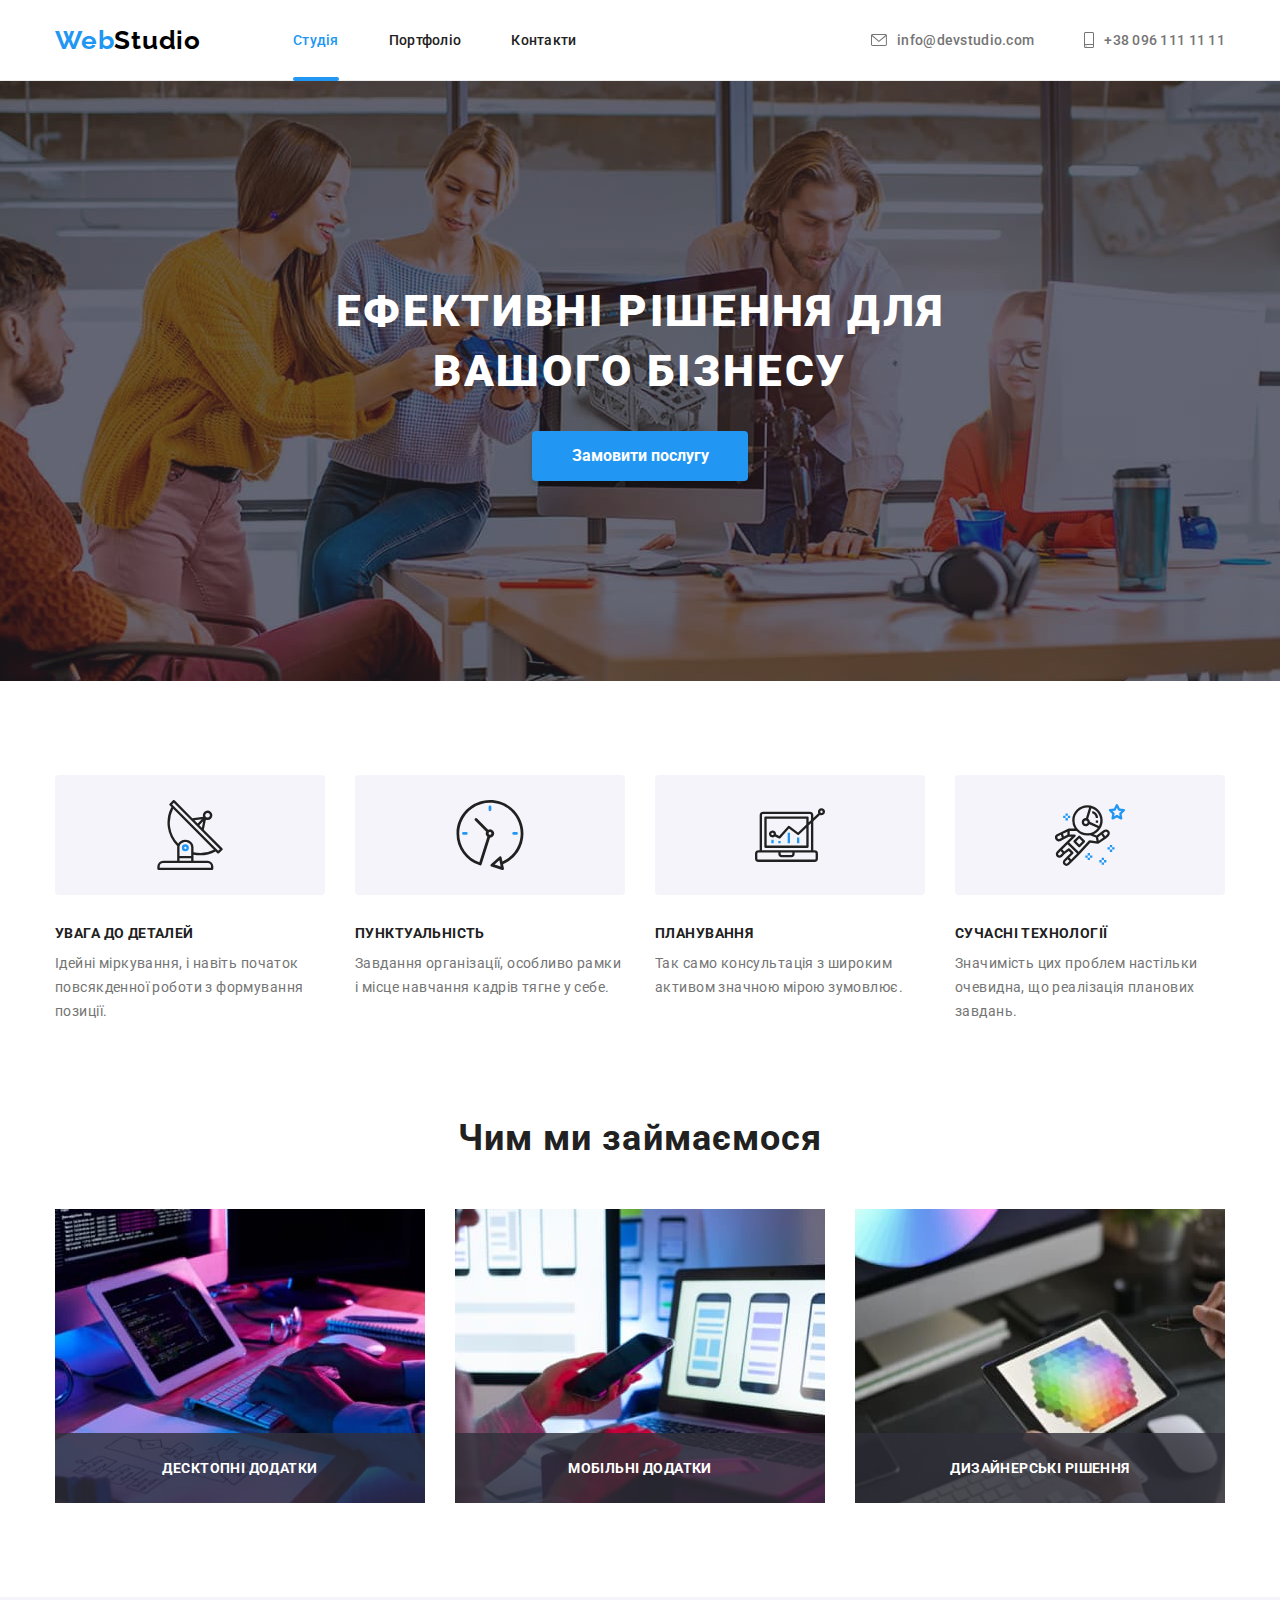
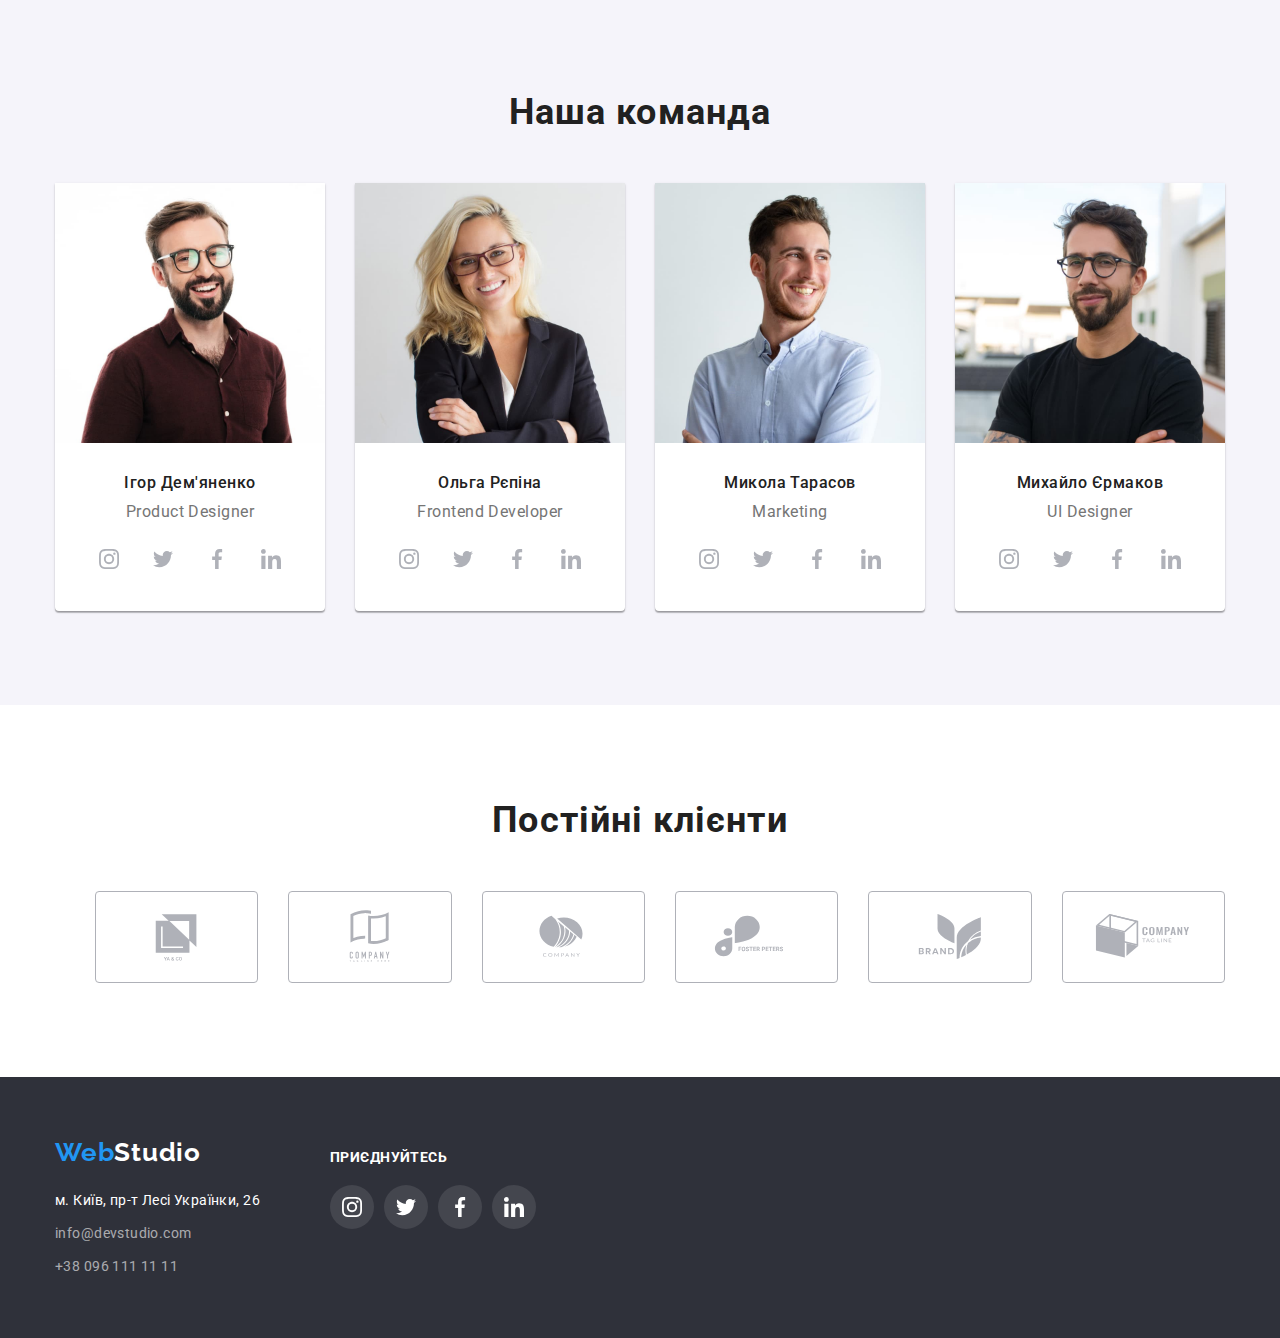
<file: index.html>
<!DOCTYPE html>
<html lang="uk">
  <head>
    <meta charset="UTF-8" />
    <meta http-equiv="X-UA-Compatible" content="IE=edge" />
    <meta name="viewport" content="width=device-width, initial-scale=1.0" />
    <link
      rel="stylesheet"
      href="https://cdnjs.cloudflare.com/ajax/libs/modern-normalize/1.1.0/modern-normalize.min.css
"
    />
    <link rel="stylesheet" href="./css/styles.css" />
    <link rel="preconnect" href="https://fonts.googleapis.com" />
    <link rel="preconnect" href="https://fonts.gstatic.com" crossorigin />
    <link
      href="https://fonts.googleapis.com/css2?family=Raleway:wght@700&family=Roboto:wght@400;500;700;900&display=swap"
      rel="stylesheet"
    />
    <title>Студія</title>
  </head>
  <body class="main">
    <!-- Шапка сайту -->
    <header class="header">
      <div class="container header-container">
        <nav class="nav">
          <a href="" class="logo"><span class="web">Web</span>Studio</a>
          <ul class="nav-list">
            <li class="nav-item">
              <a href="./index.html" class="nav-link current">Студія</a>
            </li>
            <li class="nav-item">
              <a href="./portfolio.html" class="nav-link">Портфоліо</a>
            </li>
            <li class="nav-item"><a href="" class="nav-link">Контакти</a></li>
          </ul>
        </nav>
        <ul class="header-list">
          <li class="header-item">
            <a href="mailto:info@devstudio.com" class="header-link"
              ><svg width="16px" height="12px" class="header-icon">
                <use href="./images/icons.svg#mail">
                </use></svg>info@devstudio.com</a
            >
          </li>
          <li class="header-item">
            <a href="tel:+380961111111" class="header-link"
              ><svg width="10px" height="16px" class="header-icon">
                <use href="./images/icons.svg#phone"></use></svg>+38 096 111 11 11</a
            >
          </li>
        </ul>
      </div>
    </header>
    <!-- Основний контент -->
    <main>
      <!--Вступне відео-->
      <section class="hero">
        <div class="container">
          <h1 class="hero-title">Ефективні рішення для вашого бізнесу</h1>
          <button type="button" class="hero-btn" data-modal-open>Замовити послугу</button>
        </div>
      </section>
      <!--Перелік гарних рис-->
      <section class="ideology section">
        <div class="container ideo-container">
          <h2 class="visually-hidden">Яка наша ідеологія</h2>
          <ul class="ideology-list">
            <li class="ideology-item">
              <div class="icon-container">
                <svg width="70" height="70" class="ideo-icon">
                  <use href="./images/icons.svg#antenna"></use>
                </svg>
              </div>
              <h3 class="caution">Увага до деталей</h3>
              <p class="ideology-text">
                Ідейні міркування, і навіть початок повсякденної роботи з
                формування позиції.
              </p>
            </li>
            <li class="ideology-item">
              <div class="icon-container">
                <svg width="70" height="70" class="ideo-icon">
                  <use href="./images/icons.svg#clock"></use>
                </svg>
              </div>
              <h3 class="caution">Пунктуальність</h3>
              <p class="ideology-text">
                Завдання організації, особливо рамки і місце навчання кадрів
                тягне у себе.
              </p>
            </li>
            <li class="ideology-item">
              <div class="icon-container">
                <svg width="70" height="70" class="ideo-icon">
                  <use href="./images/icons.svg#diagram"></use>
                </svg>
              </div>

              <h3 class="caution">Планування</h3>
              <p class="ideology-text">
                Так само консультація з широким активом значною мірою зумовлює.
              </p>
            </li>
            <li class="ideology-item">
              <div class="icon-container">
                <svg width="70" height="70" class="ideo-icon">
                  <use href="./images/icons.svg#astronaut"></use>
                </svg>
              </div>

              <h3 class="caution">Сучасні технології</h3>
              <p class="ideology-text">
                Значимість цих проблем настільки очевидна, що реалізація
                планових завдань.
              </p>
            </li>
          </ul>
        </div>
      </section>
      <!--Картинки чим займаємося-->
      <section class="images section">
        <div class="container images-container">
          <h2 class="title">Чим ми займаємося</h2>
          <ul class="images-list">
            <li class="images-item">
              <div class="thumb-images">
              <img
                src="./images/box1.jpg"
                alt="Верстка на комп'ютері"
                width="370"
                class="image"
              />
              <div class="images-overlay"><p class="images-text">Десктопні додатки</p></div>
              </div>
            </li>
            <li>
              <div class="thumb-images">
              <img
                src="./images/box2.jpg"
                alt="Мобільні додатки"
                width="370"
                class="image"
              />
              <div class="images-overlay"><p class="images-text">Мобільні додатки</p></div>
              </div>
            </li>
            <li>
              <div class="thumb-images">
              <img
                src="./images/box3.jpg"
                alt="Дизайнерські рішення"
                width="370"
                class="image"
              />
              <div class="images-overlay"><p class="images-text">Дизайнерські рішення</p></div>
              </div>
            </li>
          </ul>
        </div>
      </section>
      <!--Люди в команді-->
      <section class="team section">
        <div class="container team-container">
          <h2 class="title">Наша команда</h2>
          <ul class="team-list">
            <li class="team-item">
              <img
                src="./images/man1.jpg"
                alt=""
                width="270"
                height="260"
                class="team-img"
              />
              <div class="team-block">
                <h3 class="team-name">Ігор Дем'яненко</h3>
                <p class="team-text">Product Designer</p>
                <!-- ІКОНКИ -->
                <ul class="icon-list">
                  <li class="icon-item">
                    <a
                      href="https://www.instagram.com/"
                      rel="noreferrer nooppener nofollow"
                      target="_blank"
                      class="team-link"
                    >
                      <svg class="team-icon" width="20" height="20">
                        <use href="./images/icons.svg#instagram"></use>
                      </svg>
                    </a>
                  </li>
                  <li class="icon-item">
                    <a
                      href="https://twitter.com/?lang=ru"
                      rel="noreferrer nooppener nofollow"
                      target="_blank"
                      class="team-link"
                    >
                      <svg class="team-icon" width="20" height="20">
                        <use href="./images/icons.svg#twitter"></use>
                      </svg>
                    </a>
                  </li>
                  <li class="icon-item">
                    <a
                      href="https://m.facebook.com/login/?locale2=ru_RU"
                      rel="noreferrer nooppener nofollow"
                      target="_blank"
                      class="team-link"
                    >
                      <svg class="team-icon" width="20" height="20">
                        <use href="./images/icons.svg#facebook"></use>
                      </svg>
                    </a>
                  </li>
                  <li class="icon-item">
                    <a
                      href="https://ua.linkedin.com/"
                      rel="noreferrer nooppener nofollow"
                      target="_blank"
                      class="team-link"
                    >
                      <svg class="team-icon" width="20" height="20">
                        <use href="./images/icons.svg#linkedin"></use>
                      </svg>
                    </a>
                  </li>
                </ul>
              </div>
            </li>
            <li class="team-item">
              <img
                src="./images/women1.jpg"
                alt=""
                width="270"
                height="260"
                class="team-img"
              />
              <div class="team-block">
                <h3 class="team-name">Ольга Рєпіна</h3>
                <p class="team-text">Frontend Developer</p>
                <!-- ІКОНКИ -->
                <ul class="icon-list">
                  <li class="icon-item">
                    <a
                      href="https://www.instagram.com/"
                      rel="noreferrer nooppener nofollow"
                      target="_blank"
                      class="team-link"
                    >
                      <svg class="team-icon" width="20" height="20">
                        <use href="./images/icons.svg#instagram"></use>
                      </svg>
                    </a>
                  </li>
                  <li class="icon-item">
                    <a
                      href="https://twitter.com/?lang=ru"
                      rel="noreferrer nooppener nofollow"
                      target="_blank"
                      class="team-link"
                    >
                      <svg class="team-icon" width="20" height="20">
                        <use href="./images/icons.svg#twitter"></use>
                      </svg>
                    </a>
                  </li>
                  <li class="icon-item">
                    <a
                      href="https://m.facebook.com/login/?locale2=ru_RU"
                      rel="noreferrer nooppener nofollow"
                      target="_blank"
                      class="team-link"
                    >
                      <svg class="team-icon" width="20" height="20">
                        <use href="./images/icons.svg#facebook"></use>
                      </svg>
                    </a>
                  </li>
                  <li class="icon-item">
                    <a
                      href="https://ua.linkedin.com/"
                      rel="noreferrer nooppener nofollow"
                      target="_blank"
                      class="team-link"
                    >
                      <svg class="team-icon" width="20" height="20">
                        <use href="./images/icons.svg#linkedin"></use>
                      </svg>
                    </a>
                  </li>
                </ul>
              </div>
            </li>
            <li class="team-item">
              <img
                src="./images/man2.jpg"
                alt=""
                width="270"
                height="260"
                class="teamteam-img"
              />
              <div class="team-block">
                <h3 class="team-name">Микола Тарасов</h3>
                <p class="team-text">Marketing</p>
                <!-- ІКОНКИ -->
                <ul class="icon-list">
                  <li class="icon-item">
                    <a
                      href="https://www.instagram.com/"
                      rel="noreferrer nooppener nofollow"
                      target="_blank"
                      class="team-link"
                    >
                      <svg class="team-icon" width="20" height="20">
                        <use href="./images/icons.svg#instagram"></use>
                      </svg>
                    </a>
                  </li>
                  <li class="icon-item">
                    <a
                      href="https://twitter.com/?lang=ru"
                      rel="noreferrer nooppener nofollow"
                      target="_blank"
                      class="team-link"
                    >
                      <svg class="team-icon" width="20" height="20">
                        <use href="./images/icons.svg#twitter"></use>
                      </svg>
                    </a>
                  </li>
                  <li class="icon-item">
                    <a
                      href="https://m.facebook.com/login/?locale2=ru_RU"
                      rel="noreferrer nooppener nofollow"
                      target="_blank"
                      class="team-link"
                    >
                      <svg class="team-icon" width="20" height="20">
                        <use href="./images/icons.svg#facebook"></use>
                      </svg>
                    </a>
                  </li>
                  <li class="icon-item">
                    <a
                      href="https://ua.linkedin.com/"
                      rel="noreferrer nooppener nofollow"
                      target="_blank"
                      class="team-link"
                    >
                      <svg class="team-icon" width="20" height="20">
                        <use href="./images/icons.svg#linkedin"></use>
                      </svg>
                    </a>
                  </li>
                </ul>
              </div>
            </li>
            <li class="team-item">
              <img src="./images/man3.jpg" alt="" width="270" height="260" />
              <div class="team-block">
                <h3 class="team-name">Михайло Єрмаков</h3>
                <p class="team-text">UI Designer</p>
                <!-- ІКОНКИ -->
                <ul class="icon-list">
                  <li class="icon-item">
                    <a
                      href="https://www.instagram.com/"
                      rel="noreferrer nooppener nofollow"
                      target="_blank"
                      class="team-link"
                    >
                      <svg class="team-icon" width="20" height="20">
                        <use href="./images/icons.svg#instagram"></use>
                      </svg>
                    </a>
                  </li>
                  <li class="icon-item">
                    <a
                      href="https://twitter.com/?lang=ru"
                      rel="noreferrer nooppener nofollow"
                      target="_blank"
                      class="team-link"
                    >
                      <svg class="team-icon" width="20" height="20">
                        <use href="./images/icons.svg#twitter"></use>
                      </svg>
                    </a>
                  </li>
                  <li class="icon-item">
                    <a
                      href="https://m.facebook.com/login/?locale2=ru_RU"
                      rel="noreferrer nooppener nofollow"
                      target="_blank"
                      class="team-link"
                    >
                      <svg class="team-icon" width="20" height="20">
                        <use href="./images/icons.svg#facebook"></use>
                      </svg>
                    </a>
                  </li>
                  <li class="icon-item">
                    <a
                      href="https://ua.linkedin.com/"
                      rel="noreferrer nooppener nofollow"
                      target="_blank"
                      class="team-link"
                    >
                      <svg class="team-icon" width="20" height="20">
                        <use href="./images/icons.svg#linkedin"></use>
                      </svg>
                    </a>
                  </li>
                </ul>
              </div>
            </li>
          </ul>
        </div>
      </section>
      <!-- Постійні клієнти -->
      <section class="section">
        <div class="container">
          <h2 class="title">Постійні клієнти</h2>
          <ul class="clients-list">
            <li class="clients-item">
              <a href="" class="clients-link">
                <svg width="106" height="60">
                  <use href="./images/icons.svg#logo-1"></use>
                </svg>
              </a>
            </li>
            <li class="clients-item">
              <a href="" class="clients-link">
                <svg width="106" height="60">
                  <use href="./images/icons.svg#logo-2"></use>
                </svg>
              </a>
            </li>
            <li class="clients-item">
              <a href="" class="clients-link">
                <svg width="106" height="60">
                  <use href="./images/icons.svg#logo-3"></use>
                </svg>
              </a>
            </li>
            <li class="clients-item">
              <a href="" class="clients-link">
                <svg width="106" height="60">
                  <use href="./images/icons.svg#logo-4"></use>
                </svg>
              </a>
            </li>
            <li class="clients-item">
              <a href="" class="clients-link">
                <svg width="106" height="60">
                  <use href="./images/icons.svg#logo-5"></use>
                </svg>
              </a>
            </li>
            <li class="clients-item">
              <a href="" class="clients-link">
                <svg width="106" height="60">
                  <use href="./images/icons.svg#logo-6"></use>
                </svg>
              </a>
            </li>
          </ul>
        </div>
      </section>
    </main>
    <!-- Футер -->
    <footer class="footer">
      <div class="container footer-container">
        <address class="address">
          <a href="" class="footer-logo"><span class="web">Web</span>Studio</a>
          <ul class="address-list">
            <li class="address-item">
              <a
                href="https://www.google.com.ua/maps/place/%D0%B1%D1%83%D0%BB.+%D0%9B%D0%B5%D1%81%D0%B8+%D0%A3%D0%BA%D1%80%D0%B0%D0%B8%D0%BD%D0%BA%D0%B8,+26,+%D0%9A%D0%B8%D0%B5%D0%B2,+02000/@50.4265807,30.5361971,17z/data=!3m1!4b1!4m5!3m4!1s0x40d4cf0e033ecbe9:0x57a4dffefec77da0!8m2!3d50.4265807!4d30.5383858?hl=ru"
                target="_blank"
                rel="noopener noreferrer"
                class="address-map"
                >м. Київ, пр-т Лесі Українки, 26</a
              >
            </li>
            <li class="address-item">
              <a href="mailto:info@devstudio.com" class="address-mail"
                >info@devstudio.com</a
              >
            </li>
            <li class="address-item">
              <a href="tel:+380961111111" class="address-tel"
                >+38 096 111 11 11</a
              >
            </li>
          </ul>
        </address>
        <div class="subscribe">
          <h2 class="links-title">Приєднуйтесь</h2>
          <ul class="links-list">
            <li class="links-item">
              <a
                class="subs-link"
                href="https://www.instagram.com/"
                rel="noreferrer nooppener nofollow"
                target="_blank"
              >
                <svg width="20" height="20">
                  <use href="./images/icons.svg#instagram"></use>
                </svg>
              </a>
            </li>
            <li class="links-item">
              <a
                class="subs-link"
                href="https://twitter.com/?lang=ru"
                rel="noreferrer nooppener nofollow"
                target="_blank"
              >
                <svg width="20" height="20">
                  <use href="./images/icons.svg#twitter"></use>
                </svg>
              </a>
            </li>
            <li class="links-item">
              <a
                class="subs-link"
                href="https://m.facebook.com/login/?locale2=ru_RU"
                rel="noreferrer nooppener nofollow"
                target="_blank"
              >
                <svg width="20" height="20">
                  <use href="./images/icons.svg#facebook"></use>
                </svg>
              </a>
            </li>
            <li class="links-item">
              <a
                class="subs-link"
                href="https://ua.linkedin.com/"
                rel="noreferrer nooppener nofollow"
                target="_blank"
              >
                <svg width="20" height="20">
                  <use href="./images/icons.svg#linkedin"></use>
                </svg>
              </a>
            </li>
          </ul>
        </div>
      </div>
    </footer>
    <!-- MODAL WINDOW -->
    <div class="backdrop is-hidden" data-modal>
      <div class="modal">
        <button class="modal-btn" type="button" data-modal-close>
          <svg class="close-svg" width="18" height="18">
            <use href="./images/icons.svg#close-svg"></use>
          </svg>
        </button>
      </div>
    </div>
    <script src="./modal.js"></script>
  </body>
</html>
</file>
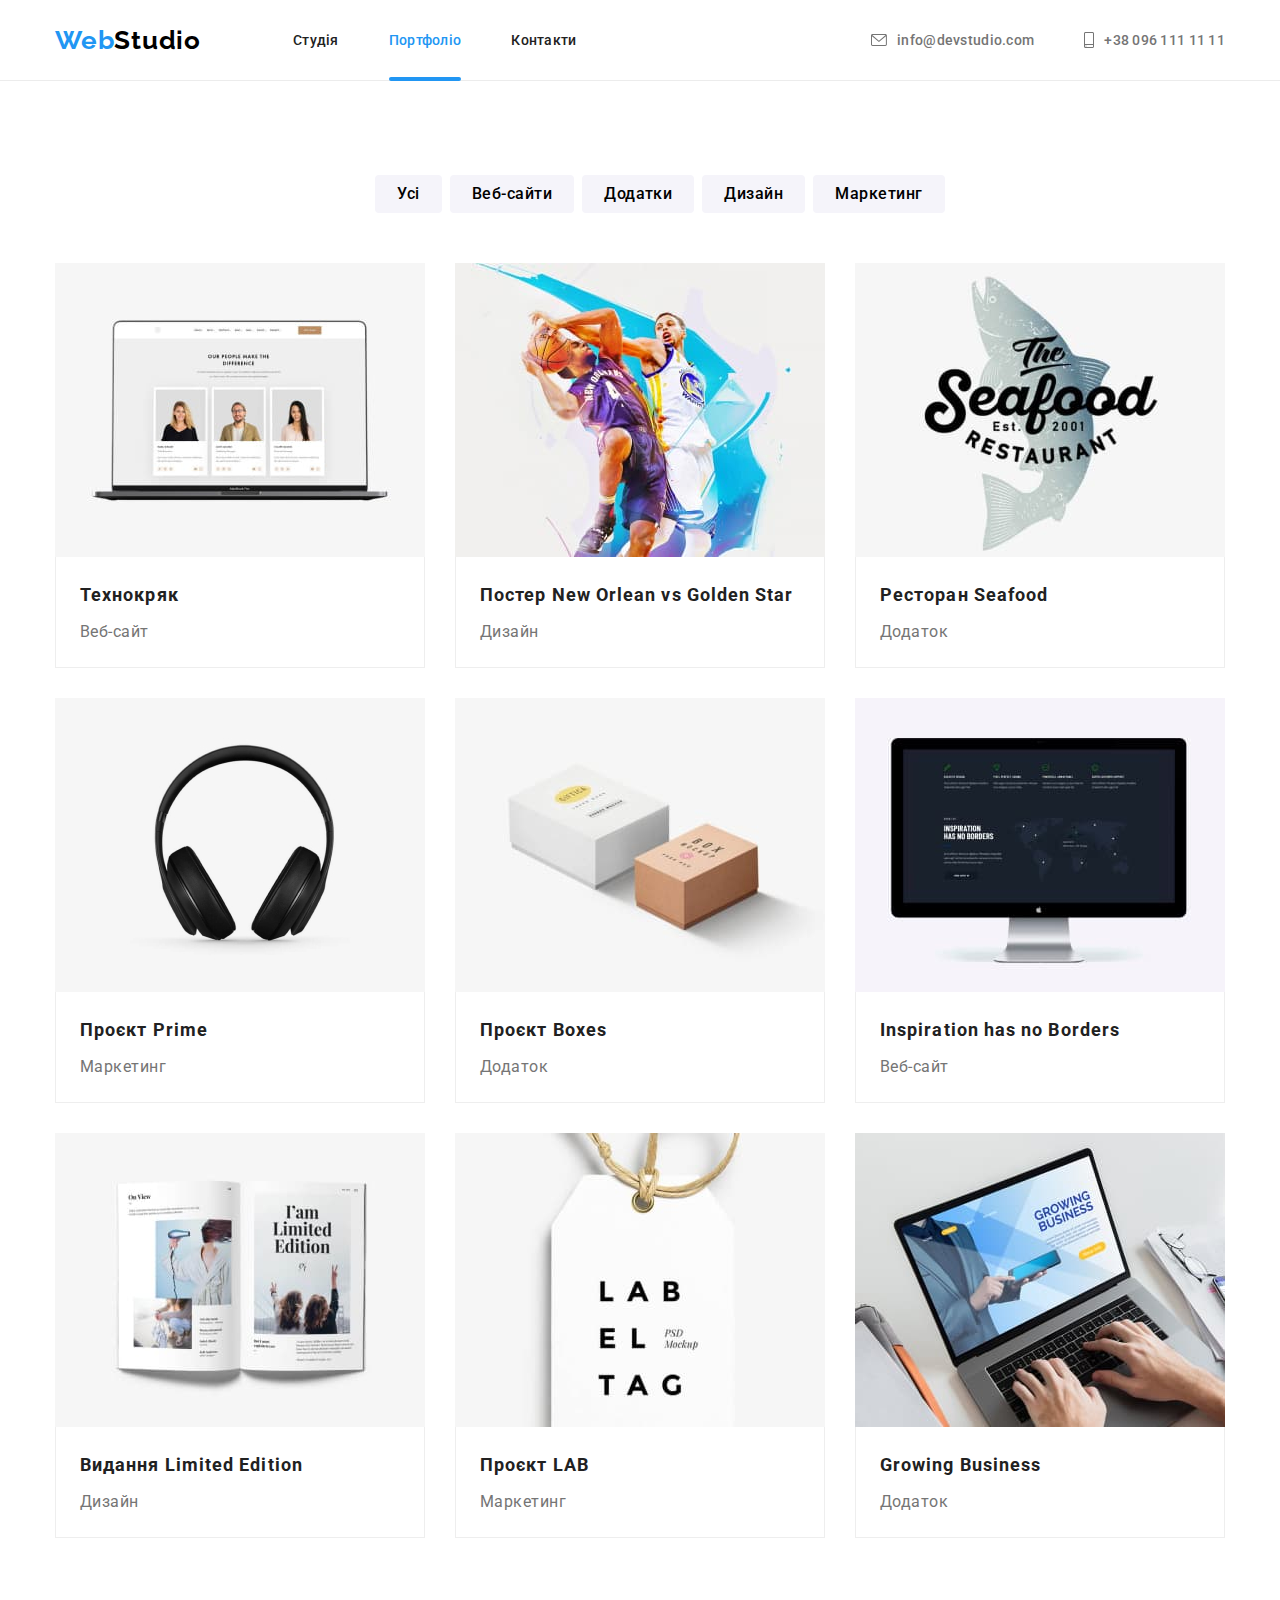
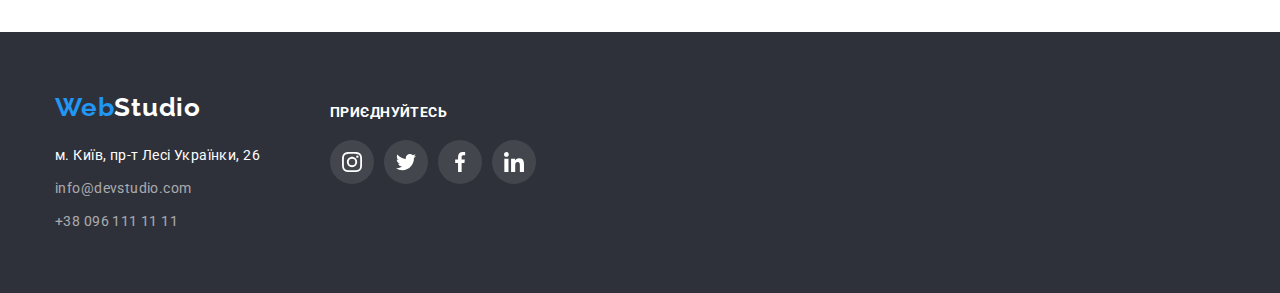
<file: portfolio.html>
<!DOCTYPE html>
<html lang="uk">
  <head>
    <meta charset="UTF-8" />
    <meta http-equiv="X-UA-Compatible" content="IE=edge" />
    <meta name="viewport" content="width=device-width, initial-scale=1.0" />
    <link
      rel="stylesheet"
      href="https://cdnjs.cloudflare.com/ajax/libs/modern-normalize/1.1.0/modern-normalize.min.css
"
    />
    <link rel="stylesheet" href="./css/styles.css" />
    <link rel="preconnect" href="https://fonts.googleapis.com" />
    <link rel="preconnect" href="https://fonts.gstatic.com" crossorigin />
    <link
      href="https://fonts.googleapis.com/css2?family=Raleway:wght@700&family=Roboto:wght@400;500;700;900&display=swap"
      rel="stylesheet"
    />
    <title>Студія</title>
  </head>
  <body class="main">
    <!-- Шапка сайту -->
    <header class="header">
      <div class="container header-container">
        <nav class="nav">
          <a href="" class="logo"><span class="web">Web</span>Studio</a>
          <ul class="nav-list">
            <li class="nav-item">
              <a href="./index.html" class="nav-link">Студія</a>
            </li>
            <li class="nav-item">
              <a href="./portfolio.html" class="nav-link current">Портфоліо</a>
            </li>
            <li class="nav-item"><a href="" class="nav-link">Контакти</a></li>
          </ul>
        </nav>
        <ul class="header-list">
          <li class="header-item">
            <a href="mailto:info@devstudio.com" class="header-link"
              ><svg width="16px" height="12px" class="header-icon">
                <use href="./images/icons.svg#mail"></use></svg>info@devstudio.com</a
            >
          </li>
          <li class="header-item">
            <a href="tel:+380961111111" class="header-link"
              ><svg width="10px" height="16px" class="header-icon">
                <use href="./images/icons.svg#phone"></use></svg>+38 096 111 11 11</a
            >
          </li>
        </ul>
      </div>
    </header>

    <!-- Головний контент -->
    <main>
      <section class="section-port section">
        <!-- BTN`S START -->
        <div class="container">
          <h1 class="visually-hidden">Портфоліо</h1>
          <ul class="port-btns">
            <li><button class="port-btn" type="button">Усі</button></li>
            <li><button class="port-btn" type="button">Веб-сайти</button></li>
            <li><button class="port-btn" type="button">Додатки</button></li>
            <li><button class="port-btn" type="button">Дизайн</button></li>
            <li><button class="port-btn" type="button">Маркетинг</button></li>
          </ul>
          <!-- BTN`S END -->

          <!-- ITEM`S START -->
          <ul class="port-list">
            <li class="port-item">
              <a href="" class="port-link"
                >
                <div class="port-anim">
                  <img src="./images/portfolio1.jpg" alt="" height="294" width="370" />
                <div class="overlay">
                  <p class="overlay-text">Ресурс пропонує комплексні пропозиції з різним рівнем функціоналу та сервісів. Все це дозволить відвідувачу отримати вичерпні відомості про компанію чи приватну особу.</p>
                </div>
                </div>
                <div class="port-box">
                  <h2 class="port-titles">Технокряк</h2>
                  <p class="port-text">Веб-сайт</p>
                </div></a
              >
            </li>
            <li class="port-item">
              <a href="" class="port-link"
                ><div class="port-anim">
                  <img src="./images/portfolio2.jpg" alt="" height="294" width="370" />
                <div class="overlay">
                  <p class="overlay-text">Ресурс пропонує комплексні пропозиції з різним рівнем функціоналу та сервісів. Все це дозволить відвідувачу отримати вичерпні відомості про компанію чи приватну особу.</p>
                </div>
                </div>
                <div class="port-box">
                  <h2 class="port-titles">Постер New Orlean vs Golden Star</h2>
                  <p class="port-text">Дизайн</p>
                </div></a
              >
            </li>
            <li class="port-item">
              <a href="" class="port-link"
                ><div class="port-anim">
                  <img src="./images/portfolio3.jpg" alt="" height="294" width="370" />
                <div class="overlay">
                  <p class="overlay-text">Ресурс пропонує комплексні пропозиції з різним рівнем функціоналу та сервісів. Все це дозволить відвідувачу отримати вичерпні відомості про компанію чи приватну особу.</p>
                </div>
                </div>
                <div class="port-box">
                  <h2 class="port-titles">Ресторан Seafood</h2>
                  <p class="port-text">Додаток</p>
                </div></a
              >
            </li>
            <li class="port-item">
              <a href="" class="port-link"
                ><div class="port-anim">
                  <img src="./images/portfolio4.jpg" alt="" height="294" width="370" />
                <div class="overlay">
                  <p class="overlay-text">Ресурс пропонує комплексні пропозиції з різним рівнем функціоналу та сервісів. Все це дозволить відвідувачу отримати вичерпні відомості про компанію чи приватну особу.</p>
                </div>
                </div>
                <div class="port-box">
                  <h2 class="port-titles">Проєкт Prime</h2>
                  <p class="port-text">Маркетинг</p>
                </div></a
              >
            </li>
            <li class="port-item">
              <a href="" class="port-link"
                ><div class="port-anim">
                  <img src="./images/portfolio5.jpg" alt="" height="294" width="370" />
                <div class="overlay">
                  <p class="overlay-text">Ресурс пропонує комплексні пропозиції з різним рівнем функціоналу та сервісів. Все це дозволить відвідувачу отримати вичерпні відомості про компанію чи приватну особу.</p>
                </div>
                </div>
                <div class="port-box">
                  <h2 class="port-titles">Проєкт Boxes</h2>
                  <p class="port-text">Додаток</p>
                </div></a
              >
            </li>
            <li class="port-item">
              <a href="" class="port-link"
                ><div class="port-anim">
                  <img src="./images/portfolio6.jpg" alt="" height="294" width="370" />
                <div class="overlay">
                  <p class="overlay-text">Ресурс пропонує комплексні пропозиції з різним рівнем функціоналу та сервісів. Все це дозволить відвідувачу отримати вичерпні відомості про компанію чи приватну особу.</p>
                </div>
                </div>
                <div class="port-box">
                  <h2 class="port-titles">Inspiration has no Borders</h2>
                  <p class="port-text">Веб-сайт</p>
                </div></a
              >
            </li>
            <li class="port-item">
              <a href="" class="port-link"
                ><div class="port-anim">
                  <img src="./images/portfolio7.jpg" alt="" height="294" width="370" />
                <div class="overlay">
                  <p class="overlay-text">Ресурс пропонує комплексні пропозиції з різним рівнем функціоналу та сервісів. Все це дозволить відвідувачу отримати вичерпні відомості про компанію чи приватну особу.</p>
                </div>
                </div>
                <div class="port-box">
                  <h2 class="port-titles">Видання Limited Edition</h2>
                  <p class="port-text">Дизайн</p>
                </div></a
              >
            </li>
            <li class="port-item">
              <a href="" class="port-link"
                ><div class="port-anim">
                  <img src="./images/portfolio8.jpg" alt="" height="294" width="370" />
                <div class="overlay">
                  <p class="overlay-text">Ресурс пропонує комплексні пропозиції з різним рівнем функціоналу та сервісів. Все це дозволить відвідувачу отримати вичерпні відомості про компанію чи приватну особу.</p>
                </div>
                </div>
                <div class="port-box">
                  <h2 class="port-titles">Проєкт LAB</h2>
                  <p class="port-text">Маркетинг</p>
                </div></a
              >
            </li>
            <li class="port-item">
              <a href="" class="port-link"
                ><div class="port-anim">
                  <img src="./images/portfolio9.jpg" alt="" height="294" width="370" />
                <div class="overlay">
                  <p class="overlay-text">Ресурс пропонує комплексні пропозиції з різним рівнем функціоналу та сервісів. Все це дозволить відвідувачу отримати вичерпні відомості про компанію чи приватну особу.</p>
                </div>
                </div>
                <div class="port-box">
                  <h2 class="port-titles">Growing Business</h2>
                  <p class="port-text">Додаток</p>
                </div></a
              >
            </li>
          </ul>
          <!-- ITEM`S END -->
        </div>
      </section>
    </main>
    <!-- Футер -->
    <footer class="footer">
      <div class="container footer-container">
        <address class="address">
          <a href="" class="footer-logo"><span class="web">Web</span>Studio</a>
          <ul class="address-list">
            <li class="address-item">
              <a
                href="https://www.google.com.ua/maps/place/%D0%B1%D1%83%D0%BB.+%D0%9B%D0%B5%D1%81%D0%B8+%D0%A3%D0%BA%D1%80%D0%B0%D0%B8%D0%BD%D0%BA%D0%B8,+26,+%D0%9A%D0%B8%D0%B5%D0%B2,+02000/@50.4265807,30.5361971,17z/data=!3m1!4b1!4m5!3m4!1s0x40d4cf0e033ecbe9:0x57a4dffefec77da0!8m2!3d50.4265807!4d30.5383858?hl=ru"
                target="_blank"
                rel="noopener noreferrer"
                class="address-map"
                >м. Київ, пр-т Лесі Українки, 26</a
              >
            </li>
            <li class="address-item">
              <a href="mailto:info@devstudio.com" class="address-mail"
                >info@devstudio.com</a
              >
            </li>
            <li class="address-item">
              <a href="tel:+380961111111" class="address-tel"
                >+38 096 111 11 11</a
              >
            </li>
          </ul>
        </address>
        <div class="subscribe">
          <h2 class="links-title">Приєднуйтесь</h2>
          <ul class="links-list">
            <li class="links-item">
              <a
                class="subs-link"
                href="https://www.instagram.com/"
                rel="noreferrer nooppener nofollow"
                target="_blank"
              >
                <svg width="20" height="20">
                  <use href="./images/icons.svg#instagram"></use>
                </svg>
              </a>
            </li>
            <li class="links-item">
              <a
                class="subs-link"
                href="https://twitter.com/?lang=ru"
                rel="noreferrer nooppener nofollow"
                target="_blank"
              >
                <svg width="20" height="20">
                  <use href="./images/icons.svg#twitter"></use>
                </svg>
              </a>
            </li>
            <li class="links-item">
              <a
                class="subs-link"
                href="https://m.facebook.com/login/?locale2=ru_RU"
                rel="noreferrer nooppener nofollow"
                target="_blank"
              >
                <svg width="20" height="20">
                  <use href="./images/icons.svg#facebook"></use>
                </svg>
              </a>
            </li>
            <li class="links-item">
              <a
                class="subs-link"
                href="https://ua.linkedin.com/"
                rel="noreferrer nooppener nofollow"
                target="_blank"
              >
                <svg width="20" height="20">
                  <use href="./images/icons.svg#linkedin"></use>
                </svg>
              </a>
            </li>
          </ul>
        </div>
      </div>
    </footer>
  </body>
</html>
</file>
<file: css/styles.css>
:root {
    /* Кольори макету */

    --main-clr: #2196F3;
    --dark-grey-clr: #2F313A;
    --light-clr: #F5F5F5;
    --light-grey-clr: #F5F4FA;
    --grey-txt-clr: #757575;
    --dark-txt-clr: #212121;
    --light-txt-clr: #FFFFFF;
    --foot-grey-clr: rgba(255, 255, 255, 0.6);
    --dark-clr: #000000;
    --btn-active: #188CE8;
    --icon-color: #AFB1B8;


    /* Шрифти макету */

    --main-font: 'Roboto',
        sans-serif;
    --logo-font: 'Raleway',
        sans-serif;

    /* Animation */
    --anim: 250ms cubic-bezier(0.4, 0, 0.2, 1);
}



.main {
    font-family: var(--main-font);
    color: var(--dark-txt-clr);
    margin: 0;

}

h1,
h2,
h3,
h4,
h5,
h6,
p,
ul {
    margin: 0;
}

img {
    display: block;
}


.container {
    width: 1200px;
    padding: 0 15px;
    margin: 0 auto;

}

.visually-hidden {
    position: absolute;
    white-space: nowrap;
    width: 1px;
    height: 1px;
    overflow: hidden;
    border: 0;
    padding: 0;
    clip: rect(0 0 0 0);
    clip-path: inset(50%);
    margin: -1px;
}


.section {
    padding: 94px 0;
}

.header-container,
.nav {
    display: flex;
    align-items: center;
    margin-right: auto;

}



.header-list,
.nav-list {
    display: flex;
    gap: 50px;
    padding: 0;
}



/* Початок nav */

.logo,
.logo:focus {
    font-family: var(--logo-font);
    font-weight: 700;
    font-size: 26px;
    line-height: calc(31 / 26);
    letter-spacing: 0.03em;
    color: var(--dark-clr);
    text-decoration: none;
    list-style: none;
    margin-right: 92px;
}



.web {
    color: var(--main-clr);

}

/* Початок шапки */

.header {
    background-color: var(--light-txt-clr);
    font-weight: 500;
    font-size: 14px;
    line-height: calc(16 / 14);
    letter-spacing: 0.02em;
    font-family: var(--main-font);
    border-bottom: 1px solid #ECECEC;
}


.header-list,
.nav-list,
.header-list:focus {
    list-style: none;
    padding: 0;

}



.nav-link {

    text-decoration: none;
    color: inherit;
    padding: 32px 0;
    position: relative;
    transition: color var(--anim);

}

.nav-link:hover,
.nav-link:focus {
    color: var(--main-clr);

}

.nav-link.current {
    color: var(--main-clr);
}

.nav-link.current::after {
    position: absolute;
    content: '';
    width: 100%;
    height: 4px;
    left: 0;
    bottom: -1px;
    background-color: var(--main-clr);
    border-radius: 2px;
}





/* Кінець nav */

/* Початок контактів */

.header-link {
    display: flex;
    gap: 10px;
    align-items: center;
    list-style: none;
    font-weight: 500;
    font-size: 14px;
    line-height: calc(16 / 14);
    letter-spacing: 0.02em;
    color: var(--grey-txt-clr);
    fill: var(--grey-txt-clr);
    text-decoration: none;
    padding: 32px 0;
    transition: color var(--anim), fill var(--anim);
}

.header-link:hover,
.header-link:focus {
    color: var(--main-clr);
    fill: var(--main-clr);
}



/* Кінець контактів */



/* Початок основного контенту */


/* Герой */
.hero {
    background-color: var(--dark-grey-clr);
    padding: 200px 0;
    text-align: center;
    background-image: linear-gradient(rgba(47, 48, 58, 0.4), rgba(47, 48, 58, 0.4)), url(../images/hero_photo.jpg);
    background-size: cover;
    background-repeat: no-repeat;
    max-width: 1600px;
    height: 600px;
    margin: 0 auto;
    background-position: center;
}




.hero-title {
    font-weight: 900;
    font-size: 44px;
    line-height: calc(60 / 44);
    letter-spacing: 0.06em;
    text-transform: uppercase;
    color: var(--light-txt-clr);
    flex-wrap: wrap;
    width: 696px;
    margin: 0 auto 30px;


}

.hero-btn {
    background-color: var(--main-clr);
    color: var(--light-txt-clr);
    cursor: pointer;
    font-weight: 700;
    font-size: 16px;
    line-height: calc(30 / 16);
    text-align: center;
    box-shadow: 0px 4px 4px rgba(0, 0, 0, 0.15);
    border-radius: 4px;
    border: transparent;
    padding: 10px 32px;
    width: 216px;
    transition: color var(--anim),
        background-color var(--anim),
        box-shadow var(--anim);

}

.hero-btn:hover {
    background-color: var(--btn-active);
}

/* Герой кінець */

/* Перелік гарних рис */


.ideology {
    padding-bottom: 0;
}


.caution {
    font-weight: 700;
    font-size: 14px;
    line-height: calc(16 / 14);
    letter-spacing: 0.03em;
    text-transform: uppercase;
    margin-bottom: 10px;

}

.ideo-container {
    display: flex;
    align-items: center;

}

.caution,
.ideology-text {

    flex-wrap: wrap;

}

.ideology-list {

    list-style: none;
    display: flex;
    gap: 30px;
    padding: 0;

}

.ideology-item {
    flex-basis: calc((100% - 90px) / 4);
}

.ideology-text {
    font-size: 14px;
    line-height: calc(24 / 14);
    letter-spacing: 0.03em;
    color: var(--grey-txt-clr);
}

.icon-container {
    height: 120px;
    background-color: var(--light-grey-clr);
    border-radius: 4px;
    margin-bottom: 30px;
    display: flex;
    justify-content: center;
    align-items: center;

}



/* Кінець гарних рис */


/* Чим займаємося */


.images-container {
    display: flex;
    flex-direction: column;
    justify-content: center;
}

.title {
    font-weight: 700;
    font-size: 36px;
    line-height: calc(42 / 36);
    text-align: center;
    letter-spacing: 0.03em;
    margin-bottom: 50px;
}

.images-list {
    list-style: none;
    display: flex;
    gap: 30px;
    padding: 0;
}

.thumb-images {
    position: relative;
}

.images-overlay {
    position: absolute;
    width: 100%;
    display: flex;
    justify-content: center;
    align-items: center;
    color: var(--light-txt-clr);
    height: 70px;
    bottom: 0;
    left: 0;
    background-color: rgba(47, 48, 58, 0.8);
}

.images-text {
    font-weight: 700;
    font-size: 14px;
    line-height: 16px;
    letter-spacing: 0.03em;
    text-transform: uppercase;
}


/* Кінець чим займаємося */


/* Люди в команді */

.team {
    background-color: var(--light-grey-clr);

}

.team-container {
    display: flex;
    flex-direction: column;

}



.team-list {
    list-style: none;
    display: flex;
    gap: 30px;
    padding: 0;

}

.team-block {
    padding: 30px 0;
}

.team-item {
    box-shadow: 0px 1px 3px rgba(0, 0, 0, 0.12), 0px 1px 1px rgba(0, 0, 0, 0.14), 0px 2px 1px rgba(0, 0, 0, 0.2);
    border-radius: 0px 0px 4px 4px;
    width: 270px;
    background-color: var(--light-txt-clr);
}

.team-name {
    font-weight: 500;
    font-size: 16px;
    line-height: calc(19 / 16);
    text-align: center;
    letter-spacing: 0.03em;
    margin-bottom: 10px;


}

.team-text {
    font-size: 16px;
    line-height: calc(19 / 16);
    text-align: center;
    letter-spacing: 0.03em;
    color: var(--grey-txt-clr);

}

.team-link {
    display: flex;
    border-radius: 50%;
    width: 44px;
    height: 44px;
    justify-content: center;
    align-items: center;
    cursor: pointer;
    fill: var(--icon-color);
    transition: color var(--anim),
        background-color var(--anim);
}


.team-link:hover,
.team-link:focus {
    background-color: var(--main-clr);
    fill: var(--light-txt-clr);
}

.icon-list {
    list-style: none;
    display: flex;
    gap: 10px;
    justify-content: center;
    align-items: center;
    padding: 0;
    margin-top: 16px;
}





/* кінець люди в команді */


/* ПОСТІЙНІ КЛІЄНТИ */

.clients-list {
    list-style: none;
    display: flex;
    justify-content: center;
    align-items: center;
    gap: 30px;
}

.clients-link {
    display: flex;
    height: 92px;
    justify-content: center;
    align-items: center;
    cursor: pointer;
    fill: var(--icon-color);
    border: 1px solid var(--icon-color);
    border-radius: 4px;
    transition: border var(--anim),
        fill var(--anim);
}

.clients-item {
    flex-basis: calc((100% - 150px) / 6);
}


.clients-link:hover,
.clients-link:focus {
    fill: var(--main-clr);
    border-color: var(--main-clr);
    border-radius: 4px;
}


/* Футер початок */

.footer {
    background-color: var(--dark-grey-clr);
    display: flex;
    align-items: center;
    padding: 60px 0;
}


.footer-logo {
    font-family: var(--logo-font);
    font-weight: 700;
    font-size: 26px;
    line-height: calc(31 / 26);
    letter-spacing: 0.03em;
    color: var(--light-txt-clr);
    list-style: none;
    text-decoration: none;
    display: inline-block;
    margin-bottom: 20px;
    font-style: normal;
}



.address-item:not(:last-child) {
    margin-bottom: 9px;
}



.address-map {
    font-weight: 400;
    font-size: 14px;
    line-height: calc(24 / 14);
    letter-spacing: 0.03em;
    color: var(--light-txt-clr);
    text-decoration: none;
    font-style: normal;
    transition: color var(--anim);
}

.address-tel,
.address-mail {
    font-weight: 400;
    font-size: 14px;
    line-height: calc(24 / 14);
    letter-spacing: 0.03em;
    color: var(--foot-grey-clr);
    text-decoration: none;
    font-style: normal;
    transition: color var(--anim);

}

.address-tel {
    margin: 0;
}

.address-list {
    list-style: none;
    padding: 0;
}

.address-tel:hover,
.address-mail:hover,
.address-map:hover,
.address-tel:focus,
.address-mail:focus,
.address-map:focus {
    color: var(--main-clr);

}

.links-title {
    text-transform: uppercase;
    font-weight: 700;
    font-size: 14px;
    line-height: 16px;
    letter-spacing: 0.03em;
    color: var(--light-txt-clr);
    padding-top: 12px;
    margin-bottom: 20px;
}

.address {
    margin-right: 70px;
}

.footer-container {
    display: flex;
}


.links-list {
    list-style: none;
    display: flex;
    justify-content: center;
    align-items: center;
    gap: 10px;
    padding: 0;

}

.subs-link {
    background-color: rgba(255, 255, 255, 0.1);
    fill: var(--light-txt-clr);
    display: flex;
    border-radius: 50%;
    width: 44px;
    height: 44px;
    justify-content: center;
    align-items: center;
    cursor: pointer;
    transition: background-color var(--anim),
        fill var(--anim);
}

.subs-link:hover,
.subs-link:focus {
    background-color: var(--main-clr);
    fill: var(--light-txt-clr);
}

/* Кінець футеру */





/* ПОРТФОЛІО */




.port-btns {
    list-style: none;
    display: flex;
    justify-content: center;
    gap: 8px;
    margin-bottom: 50px;
}

.port-btn {
    cursor: pointer;
    background-color: var(--light-grey-clr);
    border: 0;
    font-family: inherit;
    font-weight: 500;
    font-size: 16px;
    line-height: calc(26 / 16);
    text-align: center;
    letter-spacing: 0.03em;
    padding: 6px 22px;
    border-radius: 4px;
    transition: color var(--anim), background-color var(--anim), box-shadow var(--anim);
}


.port-btn:hover,
.port-btn:focus {
    background-color: var(--main-clr);
    color: var(--light-txt-clr);
    box-shadow: 0px 3px 1px rgba(0, 0, 0, 0.1), 0px 1px 2px rgba(0, 0, 0, 0.08), 0px 2px 2px rgba(0, 0, 0, 0.12);

}

.port-box {
    padding: 20px 24px;
    border-right: 1px solid #EEEEEE;
    border-bottom: 1px solid #EEEEEE;
    border-left: 1px solid #EEEEEE;

}

.port-anim {
    position: relative;
    overflow: hidden;

}

.overlay {
    position: absolute;
    padding: 0 24px;
    width: 100%;
    height: 100%;
    color: var(--light-txt-clr);
    top: 0;
    left: 0;
    transform: translateY(100%);
    display: flex;
    justify-content: center;
    align-items: center;
    background-color: rgba(33, 150, 243, 0.9);
    transition: transform var(--anim);

}

.port-link:hover .overlay,
.port-link:focus .overlay {
    transform: translateY(0);
}

.overlay-text {
    font-weight: 400;
    font-size: 18px;
    line-height: 28px;
    letter-spacing: 0.03em;
}


.port-list {
    display: flex;
    flex-wrap: wrap;
    gap: 30px;
    padding: 0;
}

.port-item {
    list-style: none;
    width: calc((100% - 60px) / 3);
    padding: 0;
}


.port-titles {
    font-weight: 700;
    font-size: 18px;
    line-height: calc(36 / 18);
    letter-spacing: 0.06em;
    margin-bottom: 4px;
}

.port-text {
    font-size: 16px;
    line-height: calc(30 / 16);
    letter-spacing: 0.03em;
    color: var(--grey-txt-clr);
}

.port-link {
    display: block;
    text-decoration: none;
    color: inherit;
    transition: color var(--anim),
        background-color var(--anim),
        box-shadow var(--anim);
}

.port-link:hover,
.port-link:focus {
    box-shadow: 0px 1px 1px rgba(0, 0, 0, 0.12), 0px 4px 4px rgba(0, 0, 0, 0.06), 1px 4px 6px rgba(0, 0, 0, 0.16);
}

/* Modal window */

.backdrop {
    position: fixed;
    top: 0;
    left: 0;
    width: 100%;
    height: 100%;
    background-color: rgba(0, 0, 0, 0.2);
    z-index: 1000;
    transition: opacity var(--anim), visibility var(--anim);

}

.backdrop.is-hidden {
    opacity: 0;
    pointer-events: none;
    visibility: hidden;
}

.modal {
    position: absolute;
    top: 50%;
    left: 50%;
    transform: translate(-50%, -50%);
    border-radius: 4px;
    width: 528px;
    height: 581px;
    background-color: var(--light-txt-clr);
}

.modal-btn {
    position: absolute;
    top: 8px;
    right: 8px;
    display: flex;
    justify-content: center;
    align-items: center;
    border-radius: 50%;
    border: 1px solid rgba(0, 0, 0, 0.1);
    background-color: var(--light-txt-clr);
    cursor: pointer;
    width: 30px;
    height: 30px;
}
</file>
